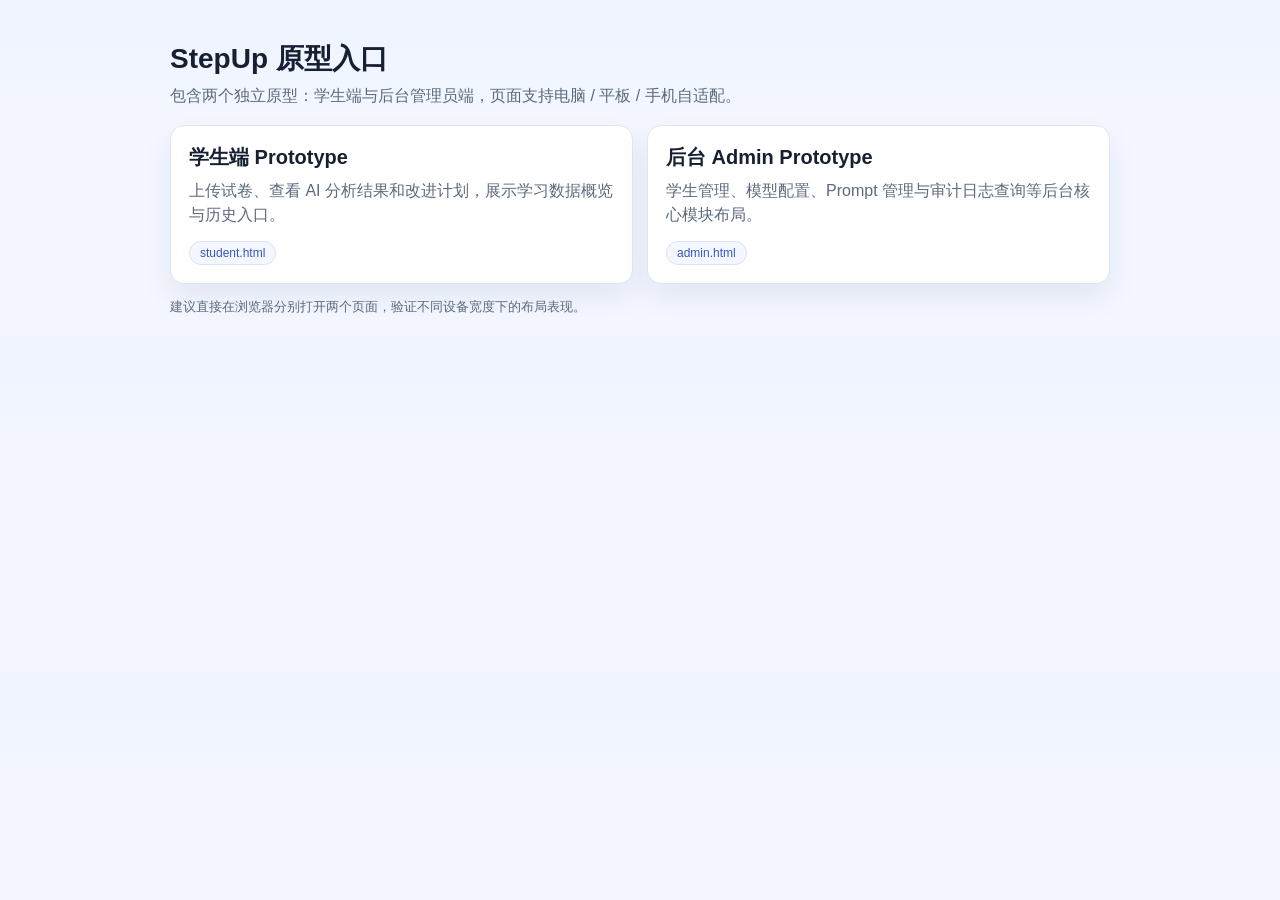
<file: prototype/index.html>
<!doctype html>
<html lang="zh-CN">
<head>
  <meta charset="utf-8">
  <meta name="viewport" content="width=device-width, initial-scale=1">
  <title>StepUp Prototypes</title>
  <style>
    :root {
      --bg: #f4f7ff;
      --card: #fff;
      --text: #162032;
      --muted: #5c6a7d;
      --border: #dfe6f3;
      --primary: #365eff;
      --shadow: 0 14px 30px rgba(22, 44, 94, 0.08);
    }
    * { box-sizing: border-box; }
    body {
      margin: 0;
      font-family: -apple-system, BlinkMacSystemFont, "Segoe UI", Roboto, "PingFang SC", "Microsoft YaHei", sans-serif;
      background: linear-gradient(180deg, #eef3ff 0%, var(--bg) 40%, var(--bg) 100%);
      color: var(--text);
    }
    .wrap { max-width: 980px; margin: 0 auto; padding: 20px; }
    .head { margin: 20px 0 14px; }
    .head h1 { margin: 0 0 8px; font-size: 28px; }
    .head p { margin: 0; color: var(--muted); }
    .grid {
      display: grid;
      grid-template-columns: repeat(2, minmax(0, 1fr));
      gap: 14px;
      margin-top: 18px;
    }
    .card {
      background: var(--card);
      border: 1px solid var(--border);
      border-radius: 14px;
      box-shadow: var(--shadow);
      padding: 18px;
      text-decoration: none;
      color: inherit;
      transition: transform .15s ease, border-color .15s ease;
    }
    .card:hover { transform: translateY(-2px); border-color: #c9d7f5; }
    .card h2 { margin: 0 0 8px; font-size: 20px; }
    .card p { margin: 0; color: var(--muted); line-height: 1.5; }
    .pill {
      display: inline-block;
      margin-top: 14px;
      font-size: 12px;
      border: 1px solid #d8e1f5;
      border-radius: 999px;
      padding: 4px 10px;
      color: #3558bf;
      background: #f4f7ff;
    }
    .note {
      margin-top: 14px;
      color: var(--muted);
      font-size: 13px;
    }
    @media (max-width: 900px) {
      .head h1 { font-size: 24px; }
    }
    @media (max-width: 680px) {
      .grid { grid-template-columns: 1fr; }
      .wrap { padding: 16px; }
    }
  </style>
</head>
<body>
  <div class="wrap">
    <div class="head">
      <h1>StepUp 原型入口</h1>
      <p>包含两个独立原型：学生端与后台管理员端，页面支持电脑 / 平板 / 手机自适配。</p>
    </div>

    <div class="grid">
      <a class="card" href="./student.html">
        <h2>学生端 Prototype</h2>
        <p>上传试卷、查看 AI 分析结果和改进计划，展示学习数据概览与历史入口。</p>
        <span class="pill">student.html</span>
      </a>

      <a class="card" href="./admin.html">
        <h2>后台 Admin Prototype</h2>
        <p>学生管理、模型配置、Prompt 管理与审计日志查询等后台核心模块布局。</p>
        <span class="pill">admin.html</span>
      </a>
    </div>

    <div class="note">建议直接在浏览器分别打开两个页面，验证不同设备宽度下的布局表现。</div>
  </div>
</body>
</html>
</file>
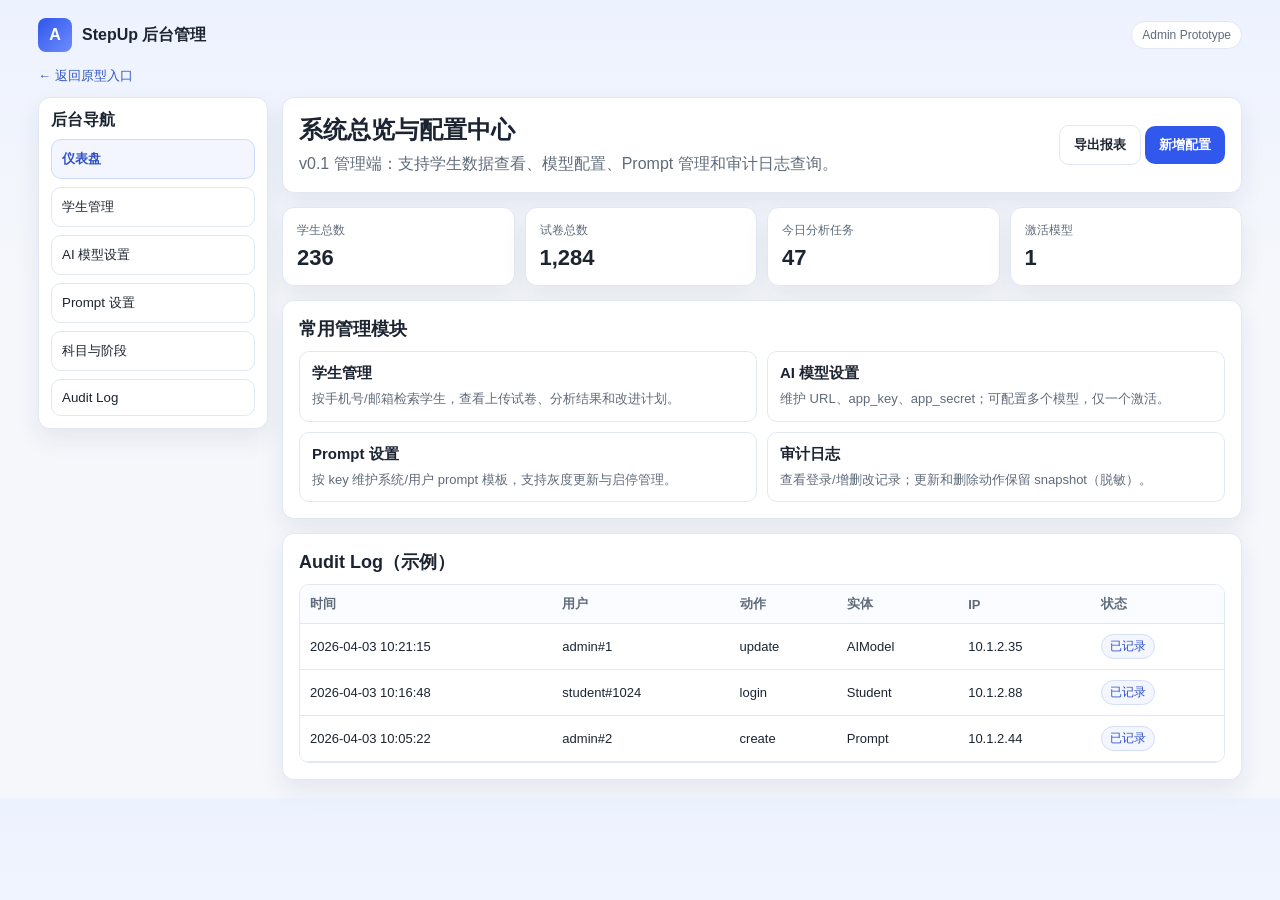
<file: prototype/admin.html>
<!doctype html>
<html lang="zh-CN">
<head>
  <meta charset="utf-8">
  <meta name="viewport" content="width=device-width, initial-scale=1">
  <title>StepUp Admin Prototype</title>
  <style>
    :root {
      --bg: #f5f7fb;
      --card: #fff;
      --text: #1b2430;
      --muted: #5f6b7a;
      --primary: #3158ec;
      --border: #e2e8f2;
      --shadow: 0 10px 24px rgba(23, 35, 79, 0.08);
    }
    * { box-sizing: border-box; }
    body {
      margin: 0;
      font-family: -apple-system, BlinkMacSystemFont, "Segoe UI", Roboto, "PingFang SC", "Microsoft YaHei", sans-serif;
      background: linear-gradient(180deg, #edf2ff 0%, var(--bg) 35%, var(--bg) 100%);
      color: var(--text);
    }
    .shell { max-width: 1240px; margin: 0 auto; padding: 18px; }
    .topbar { display: flex; justify-content: space-between; align-items: center; gap: 10px; margin-bottom: 14px; }
    .brand { display: flex; align-items: center; gap: 10px; font-weight: 700; }
    .logo { width: 34px; height: 34px; border-radius: 8px; background: linear-gradient(135deg, #2f56ea, #6e8dff); color: #fff; display: grid; place-items: center; }
    .tag { border: 1px solid var(--border); background: #fff; color: var(--muted); padding: 6px 10px; border-radius: 999px; font-size: 12px; }
    .layout { display: grid; grid-template-columns: 230px 1fr; gap: 14px; }
    .card { background: var(--card); border: 1px solid var(--border); border-radius: 12px; box-shadow: var(--shadow); }
    .side { padding: 12px; height: fit-content; position: sticky; top: 14px; }
    .menu { display: grid; gap: 8px; margin-top: 8px; }
    .menu button {
      border: 1px solid var(--border);
      background: #fff;
      border-radius: 10px;
      padding: 10px;
      text-align: left;
      cursor: pointer;
      color: var(--text);
    }
    .menu button.active { border-color: #ced9fb; background: #f3f6ff; color: #2f4fc9; font-weight: 600; }
    .content { display: grid; gap: 14px; }
    .hero { padding: 16px; display: flex; justify-content: space-between; align-items: center; flex-wrap: wrap; gap: 10px; }
    h1 { margin: 0 0 6px; font-size: 24px; }
    p { margin: 0; color: var(--muted); line-height: 1.5; }
    .btn { border: 0; border-radius: 10px; padding: 10px 14px; font-weight: 600; cursor: pointer; }
    .btn.primary { background: var(--primary); color: #fff; }
    .btn.ghost { background: #fff; border: 1px solid var(--border); color: var(--text); }
    .stats { display: grid; grid-template-columns: repeat(4, 1fr); gap: 10px; }
    .stat { padding: 14px; }
    .stat .k { color: var(--muted); font-size: 12px; }
    .stat .v { margin-top: 6px; font-size: 22px; font-weight: 700; }
    .panel { padding: 16px; }
    .panel h2 { margin: 0 0 10px; font-size: 18px; }
    .tools { display: grid; grid-template-columns: repeat(2, minmax(0, 1fr)); gap: 10px; }
    .tool-card { border: 1px solid var(--border); border-radius: 10px; padding: 12px; }
    .tool-card h3 { margin: 0 0 6px; font-size: 15px; }
    .tool-card p { font-size: 13px; }
    .table-wrap { overflow: auto; border: 1px solid var(--border); border-radius: 10px; }
    table { width: 100%; border-collapse: collapse; min-width: 700px; background: #fff; }
    th, td { padding: 10px; border-bottom: 1px solid var(--border); text-align: left; font-size: 13px; }
    th { color: var(--muted); background: #fafcff; }
    .badge {
      display: inline-block;
      padding: 3px 8px;
      border-radius: 999px;
      font-size: 12px;
      border: 1px solid #d4def7;
      color: #2f4fc9;
      background: #f3f6ff;
    }
    .link-back { text-decoration: none; color: #3358c7; font-size: 13px; }
    @media (max-width: 1024px) {
      .stats { grid-template-columns: repeat(2, 1fr); }
      .tools { grid-template-columns: 1fr; }
    }
    @media (max-width: 880px) {
      .layout { grid-template-columns: 1fr; }
      .side { position: static; }
    }
    @media (max-width: 560px) {
      .shell { padding: 12px; }
      .stats { grid-template-columns: 1fr; }
      h1 { font-size: 21px; }
    }
  </style>
</head>
<body>
  <div class="shell">
    <div class="topbar">
      <div class="brand"><div class="logo">A</div><div>StepUp 后台管理</div></div>
      <div class="tag">Admin Prototype</div>
    </div>
    <a class="link-back" href="./index.html">← 返回原型入口</a>

    <div class="layout" style="margin-top:12px;">
      <aside class="card side">
        <strong>后台导航</strong>
        <div class="menu">
          <button class="active">仪表盘</button>
          <button>学生管理</button>
          <button>AI 模型设置</button>
          <button>Prompt 设置</button>
          <button>科目与阶段</button>
          <button>Audit Log</button>
        </div>
      </aside>

      <main class="content">
        <section class="card hero">
          <div>
            <h1>系统总览与配置中心</h1>
            <p>v0.1 管理端：支持学生数据查看、模型配置、Prompt 管理和审计日志查询。</p>
          </div>
          <div>
            <button class="btn ghost">导出报表</button>
            <button class="btn primary">新增配置</button>
          </div>
        </section>

        <section class="stats">
          <div class="card stat"><div class="k">学生总数</div><div class="v">236</div></div>
          <div class="card stat"><div class="k">试卷总数</div><div class="v">1,284</div></div>
          <div class="card stat"><div class="k">今日分析任务</div><div class="v">47</div></div>
          <div class="card stat"><div class="k">激活模型</div><div class="v">1</div></div>
        </section>

        <section class="card panel">
          <h2>常用管理模块</h2>
          <div class="tools">
            <div class="tool-card">
              <h3>学生管理</h3>
              <p>按手机号/邮箱检索学生，查看上传试卷、分析结果和改进计划。</p>
            </div>
            <div class="tool-card">
              <h3>AI 模型设置</h3>
              <p>维护 URL、app_key、app_secret；可配置多个模型，仅一个激活。</p>
            </div>
            <div class="tool-card">
              <h3>Prompt 设置</h3>
              <p>按 key 维护系统/用户 prompt 模板，支持灰度更新与启停管理。</p>
            </div>
            <div class="tool-card">
              <h3>审计日志</h3>
              <p>查看登录/增删改记录；更新和删除动作保留 snapshot（脱敏）。</p>
            </div>
          </div>
        </section>

        <section class="card panel">
          <h2>Audit Log（示例）</h2>
          <div class="table-wrap">
            <table>
              <thead>
                <tr>
                  <th>时间</th>
                  <th>用户</th>
                  <th>动作</th>
                  <th>实体</th>
                  <th>IP</th>
                  <th>状态</th>
                </tr>
              </thead>
              <tbody>
                <tr>
                  <td>2026-04-03 10:21:15</td>
                  <td>admin#1</td>
                  <td>update</td>
                  <td>AIModel</td>
                  <td>10.1.2.35</td>
                  <td><span class="badge">已记录</span></td>
                </tr>
                <tr>
                  <td>2026-04-03 10:16:48</td>
                  <td>student#1024</td>
                  <td>login</td>
                  <td>Student</td>
                  <td>10.1.2.88</td>
                  <td><span class="badge">已记录</span></td>
                </tr>
                <tr>
                  <td>2026-04-03 10:05:22</td>
                  <td>admin#2</td>
                  <td>create</td>
                  <td>Prompt</td>
                  <td>10.1.2.44</td>
                  <td><span class="badge">已记录</span></td>
                </tr>
              </tbody>
            </table>
          </div>
        </section>
      </main>
    </div>
  </div>
</body>
</html>
</file>
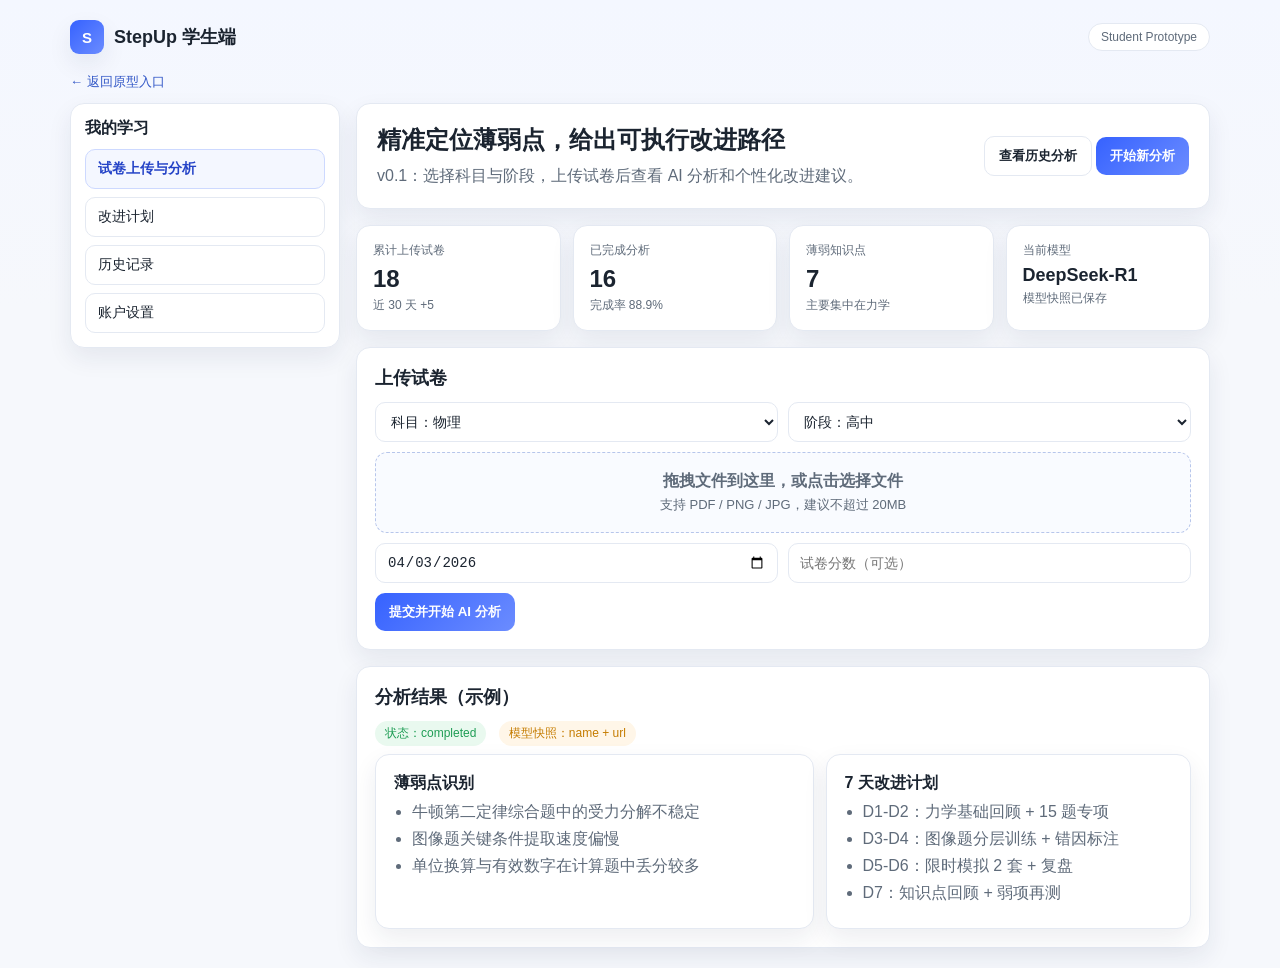
<file: prototype/student.html>
<!doctype html>
<html lang="zh-CN">
<head>
  <meta charset="utf-8">
  <meta name="viewport" content="width=device-width, initial-scale=1">
  <title>StepUp Student Prototype</title>
  <style>
    :root {
      --bg: #f6f8fc;
      --card: #ffffff;
      --text: #1b2430;
      --muted: #5f6b7a;
      --primary: #3662ff;
      --primary-2: #6b8cff;
      --border: #e4e9f2;
      --ok: #1f9d55;
      --warn: #c57c00;
      --shadow: 0 10px 24px rgba(23, 35, 79, 0.08);
      --radius: 14px;
    }
    * { box-sizing: border-box; }
    body {
      margin: 0;
      font-family: -apple-system, BlinkMacSystemFont, "Segoe UI", Roboto, "PingFang SC", "Microsoft YaHei", sans-serif;
      background: linear-gradient(180deg, #f4f7ff 0%, var(--bg) 32%, var(--bg) 100%);
      color: var(--text);
    }
    .shell { max-width: 1180px; margin: 0 auto; padding: 20px; }
    .topbar { display: flex; justify-content: space-between; align-items: center; margin-bottom: 18px; gap: 10px; }
    .brand { display: flex; align-items: center; gap: 10px; font-weight: 700; font-size: 18px; }
    .logo { width: 34px; height: 34px; border-radius: 9px; background: linear-gradient(135deg, var(--primary), var(--primary-2)); display: grid; place-items: center; color: #fff; box-shadow: var(--shadow); font-size: 15px; }
    .tag { border: 1px solid var(--border); color: var(--muted); background: #fff; border-radius: 999px; padding: 6px 12px; font-size: 12px; }
    .grid { display: grid; grid-template-columns: 270px 1fr; gap: 16px; }
    .card { background: var(--card); border: 1px solid var(--border); border-radius: var(--radius); box-shadow: var(--shadow); }
    .sidebar { padding: 14px; height: fit-content; position: sticky; top: 16px; }
    .menu { display: grid; gap: 8px; margin-top: 10px; }
    .menu button { border: 1px solid var(--border); background: #fff; border-radius: 10px; padding: 10px 12px; text-align: left; color: var(--text); cursor: pointer; font-size: 14px; }
    .menu button.active { border-color: #cdd9ff; background: #f4f7ff; color: #2443c7; font-weight: 600; }
    .content { display: grid; gap: 16px; }
    .hero { padding: 20px; display: flex; justify-content: space-between; gap: 12px; align-items: center; flex-wrap: wrap; }
    h1 { margin: 0 0 8px; font-size: 24px; }
    p { margin: 0; color: var(--muted); line-height: 1.5; }
    .btn { border: 0; border-radius: 10px; padding: 10px 14px; font-weight: 600; cursor: pointer; }
    .btn.primary { background: linear-gradient(135deg, var(--primary), var(--primary-2)); color: #fff; }
    .btn.ghost { background: #fff; border: 1px solid var(--border); color: var(--text); }
    .kpis { display: grid; grid-template-columns: repeat(4, 1fr); gap: 12px; }
    .kpi { padding: 16px; }
    .kpi .label { font-size: 12px; color: var(--muted); }
    .kpi .value { margin-top: 6px; font-size: 24px; font-weight: 700; }
    .kpi .hint { margin-top: 4px; font-size: 12px; color: var(--muted); }
    .panel { padding: 18px; }
    .panel h2 { margin: 0 0 12px; font-size: 18px; }
    .form-row { display: grid; grid-template-columns: 1fr 1fr; gap: 10px; margin-bottom: 10px; }
    input, select { width: 100%; border: 1px solid var(--border); border-radius: 10px; padding: 10px 11px; font-size: 14px; background: #fff; color: var(--text); }
    .dropzone { border: 1px dashed #b7c6eb; border-radius: 12px; background: #f9fbff; padding: 18px; text-align: center; color: var(--muted); margin-bottom: 10px; }
    .status-pill { display: inline-flex; align-items: center; gap: 6px; padding: 4px 10px; border-radius: 999px; font-size: 12px; margin-right: 8px; }
    .ok { background: #e9f9ef; color: var(--ok); }
    .warn { background: #fff6e8; color: var(--warn); }
    .result-grid { display: grid; grid-template-columns: 1.2fr 1fr; gap: 12px; margin-top: 8px; }
    .list { margin: 8px 0 0; padding-left: 18px; color: var(--muted); }
    .list li { margin-bottom: 6px; }
    .link-back { text-decoration: none; color: #3358c7; font-size: 13px; }
    @media (max-width: 1024px) {
      .kpis { grid-template-columns: repeat(2, 1fr); }
      .result-grid { grid-template-columns: 1fr; }
    }
    @media (max-width: 900px) {
      .grid { grid-template-columns: 1fr; }
      .sidebar { position: static; }
    }
    @media (max-width: 560px) {
      .shell { padding: 14px; }
      .kpis { grid-template-columns: 1fr; }
      .form-row { grid-template-columns: 1fr; }
      h1 { font-size: 21px; }
    }
  </style>
</head>
<body>
  <div class="shell">
    <div class="topbar">
      <div class="brand">
        <div class="logo">S</div>
        <div>StepUp 学生端</div>
      </div>
      <div class="tag">Student Prototype</div>
    </div>
    <a class="link-back" href="./index.html">← 返回原型入口</a>

    <div class="grid" style="margin-top: 12px;">
      <aside class="card sidebar">
        <strong>我的学习</strong>
        <div class="menu">
          <button class="active">试卷上传与分析</button>
          <button>改进计划</button>
          <button>历史记录</button>
          <button>账户设置</button>
        </div>
      </aside>

      <main class="content">
        <section class="card hero">
          <div>
            <h1>精准定位薄弱点，给出可执行改进路径</h1>
            <p>v0.1：选择科目与阶段，上传试卷后查看 AI 分析和个性化改进建议。</p>
          </div>
          <div>
            <button class="btn ghost">查看历史分析</button>
            <button class="btn primary">开始新分析</button>
          </div>
        </section>

        <section class="kpis">
          <div class="card kpi"><div class="label">累计上传试卷</div><div class="value">18</div><div class="hint">近 30 天 +5</div></div>
          <div class="card kpi"><div class="label">已完成分析</div><div class="value">16</div><div class="hint">完成率 88.9%</div></div>
          <div class="card kpi"><div class="label">薄弱知识点</div><div class="value">7</div><div class="hint">主要集中在力学</div></div>
          <div class="card kpi"><div class="label">当前模型</div><div class="value" style="font-size:18px;">DeepSeek-R1</div><div class="hint">模型快照已保存</div></div>
        </section>

        <section class="card panel">
          <h2>上传试卷</h2>
          <div class="form-row">
            <select><option>科目：物理</option><option>科目：语文</option></select>
            <select><option>阶段：高中</option></select>
          </div>
          <div class="dropzone">
            <div style="font-weight:600; margin-bottom:4px;">拖拽文件到这里，或点击选择文件</div>
            <div style="font-size:13px;">支持 PDF / PNG / JPG，建议不超过 20MB</div>
          </div>
          <div class="form-row">
            <input type="date" value="2026-04-03">
            <input type="number" placeholder="试卷分数（可选）">
          </div>
          <button class="btn primary">提交并开始 AI 分析</button>
        </section>

        <section class="card panel">
          <h2>分析结果（示例）</h2>
          <div style="margin-bottom: 8px;">
            <span class="status-pill ok">状态：completed</span>
            <span class="status-pill warn">模型快照：name + url</span>
          </div>
          <div class="result-grid">
            <div class="card panel" style="margin:0;">
              <strong>薄弱点识别</strong>
              <ul class="list">
                <li>牛顿第二定律综合题中的受力分解不稳定</li>
                <li>图像题关键条件提取速度偏慢</li>
                <li>单位换算与有效数字在计算题中丢分较多</li>
              </ul>
            </div>
            <div class="card panel" style="margin:0;">
              <strong>7 天改进计划</strong>
              <ul class="list">
                <li>D1-D2：力学基础回顾 + 15 题专项</li>
                <li>D3-D4：图像题分层训练 + 错因标注</li>
                <li>D5-D6：限时模拟 2 套 + 复盘</li>
                <li>D7：知识点回顾 + 弱项再测</li>
              </ul>
            </div>
          </div>
        </section>
      </main>
    </div>
  </div>
</body>
</html>
</file>
